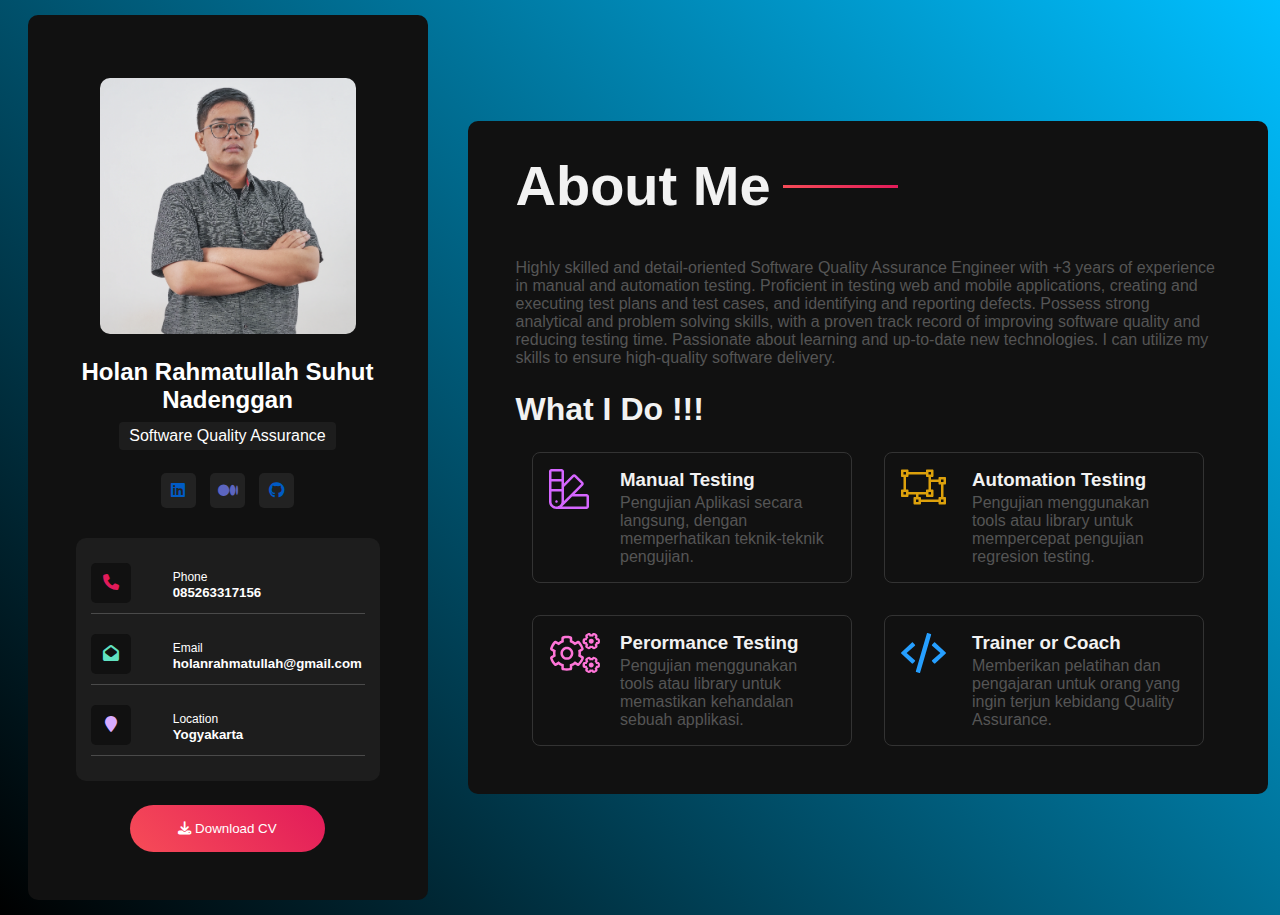
<file: index.html>
<!DOCTYPE html>
<html lang="en">
<head>
    <meta charset="UTF-8">
    <meta http-equiv="X-UA-Compatible" content="IE=edge">
    <meta name="viewport" content="width=device-width, initial-scale=1.0">
    <title>Personal Portfolio Website designing</title>
    <!---external css ---->
    <link rel="stylesheet" href="style.css">
    <!---font awesome cdn for font icons---->
    <link rel="stylesheet" href="https://cdnjs.cloudflare.com/ajax/libs/font-awesome/6.2.1/css/all.min.css">
</head>
<body>
   <div class="container">
       <div class="profile-card"> 
            <div class="profile-pic">
                <img src="images/lantest.webp" alt="user avatar">
            </div>

            <div class="profile-details">
                 <div class="intro">
                    <h2>Holan Rahmatullah Suhut Nadenggan</h2>
                    <h4>Software Quality Assurance</h4>
                    <div class="social">
                        <a href="https://www.linkedin.com/in/holan-rahmatullah-suhut-n-9597061b1/"  target="_blank"><i class="fab fa-linkedin"  style="color:var(--light-blue)"></i></a>
                        <a href="https://medium.com/@holanrahmatullah"  target="_blank"><i class="fab fa-medium" style="color:var(--blue)"></i></a>
                        <a href="https://github.com/holanrahmatullah" target="_blank"><i class="fab fa-github" style="color: var(--light-blue)"></i></a>


                    </div>
                 </div>

                 <div class="contact-info">
                    <div class="row">
                         <div class="icon">
                            <i class="fa fa-phone"  style="color:var(--dark-magenta)"></i>
                         </div>
                         <div class="content">
                            <span>Phone</span>
                            <h5>085263317156</h5>
                         </div>
                    </div>

                    <div class="row">
                        <div class="icon">
                           <i class="fa fa-envelope-open"  style="color:var(--light-green)"></i>
                        </div>
                        <div class="content">
                           <span>Email</span>
                           <h5>holanrahmatullah@gmail.com</h5>
                        </div>
                   </div>
    
                   <div class="row">
                    <div class="icon">
                       <i class="fa fa-map-marker"  style="color:var(--light-purple)"></i>
                    </div>
                    <div class="content">
                       <span>Location</span>
                       <h5>Yogyakarta</h5>
                    </div>
                 </div>

            </div>
            <button class="download-btn">
               <a href="HolanCV.pdf" download style="text-decoration: none; color: inherit;">
                   <i class="fa fa-download"></i> Download CV
               </a>
           </button>
            </div>
       </div>

       <!----about section ----->
       <div class="about">
           <h1>About Me</h1>

           <p> Highly skilled and detail-oriented Software Quality Assurance Engineer with +3 years of experience in manual and automation testing. Proficient in testing web and mobile applications, creating and executing test plans and test cases, and identifying and reporting defects. Possess strong analytical and problem solving skills, with a proven track record of improving software quality and reducing testing time. Passionate about learning and up-to-date new technologies. I can utilize my skills to ensure high-quality software delivery.
          </p>
          <h2>What I Do !!!</h2>
          <div class="work">
             <div class="workbox">
                 <div class="icon">
                    <img src="images/ui.svg" alt="">
                 </div>
                 <div class="desc">
                    <h3>Manual Testing</h3>
                    <p>Pengujian Aplikasi secara langsung, dengan memperhatikan teknik-teknik pengujian.</p>
                 </div>
             </div>

             <div class="workbox">
                <div class="icon">
                   <img src="images/app.svg" alt="">
                </div>
                <div class="desc">
                   <h3>Automation Testing</h3>
                   <p>Pengujian menggunakan tools atau library untuk mempercepat pengujian regresion testing.</p>
                </div>
            </div>

            <div class="workbox">
                <div class="icon">
                   <img src="images/api.svg" alt="">
                </div>
                <div class="desc">
                   <h3>Perormance Testing</h3>
                   <p>Pengujian menggunakan tools atau library untuk memastikan kehandalan sebuah applikasi.</p>
                </div>
            </div>

            <div class="workbox">
                <div class="icon">
                   <img src="images/web.svg" alt="">
                </div>
                <div class="desc">
                   <h3>Trainer or Coach</h3>
                   <p>Memberikan pelatihan dan pengajaran untuk orang yang ingin terjun kebidang Quality Assurance.</p>
                </div>
            </div>
          </div>
       </div>
   </div>
</body>
</html>
</file>
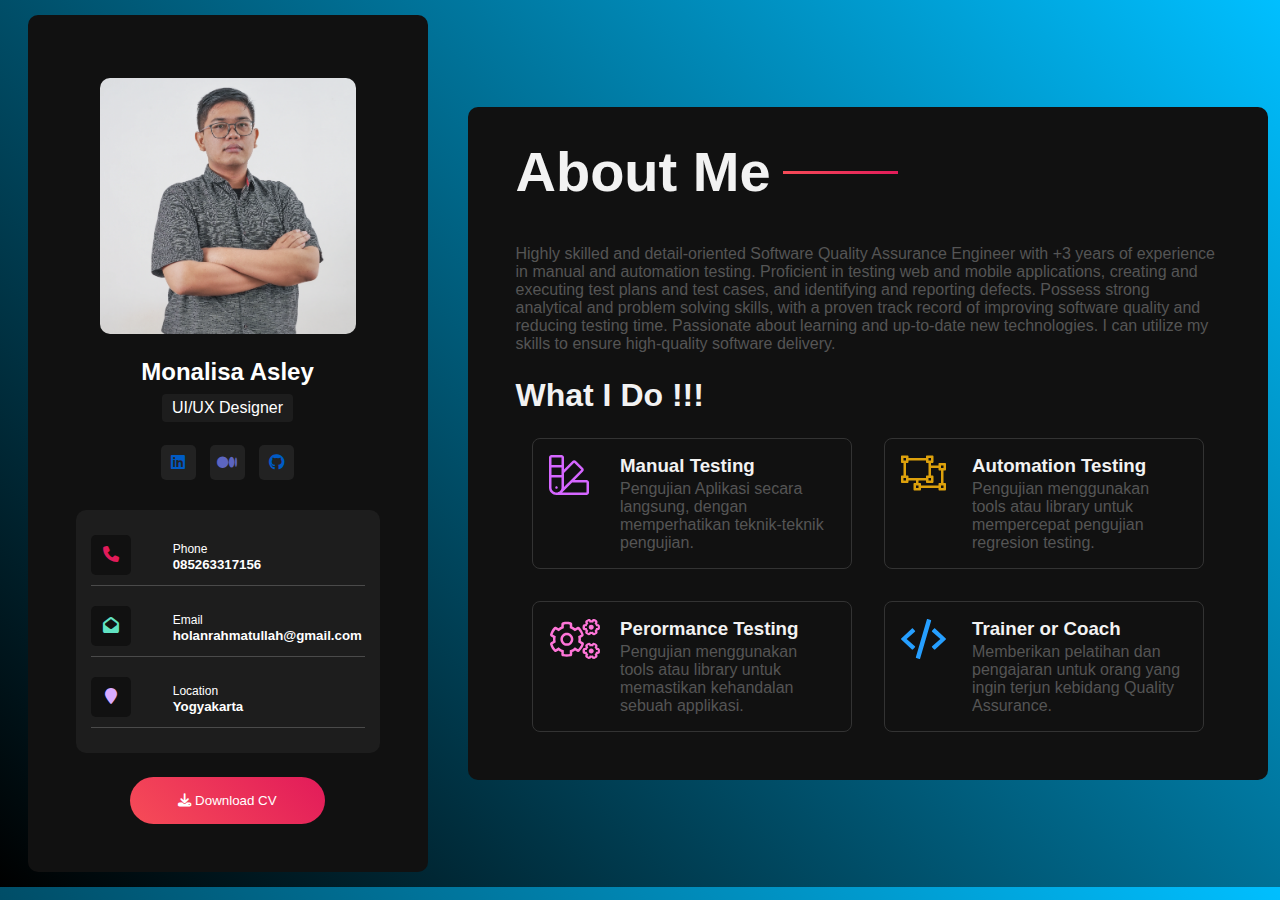
<file: Modern-Peronal-Profile/index.html>
<!DOCTYPE html>
<html lang="en">
<head>
    <meta charset="UTF-8">
    <meta http-equiv="X-UA-Compatible" content="IE=edge">
    <meta name="viewport" content="width=device-width, initial-scale=1.0">
    <title>Personal Portfolio Website designing</title>
    <!---external css ---->
    <link rel="stylesheet" href="style.css">
    <!---font awesome cdn for font icons---->
    <link rel="stylesheet" href="https://cdnjs.cloudflare.com/ajax/libs/font-awesome/6.2.1/css/all.min.css">
</head>
<body>
   <div class="container">
       <div class="profile-card"> 
            <div class="profile-pic">
                <img src="images/lantest.webp" alt="user avatar">
            </div>

            <div class="profile-details">
                 <div class="intro">
                    <h2>Monalisa Asley</h2>
                    <h4>UI/UX Designer</h4>
                    <div class="social">
                        <a href="https://www.linkedin.com/in/holan-rahmatullah-suhut-n-9597061b1/"  target="_blank"><i class="fab fa-linkedin"  style="color:var(--light-blue)"></i></a>
                        <a href="https://medium.com/@holanrahmatullah"  target="_blank"><i class="fab fa-medium" style="color:var(--blue)"></i></a>
                        <a href="https://github.com/holanrahmatullah" target="_blank"><i class="fab fa-github" style="color: var(--light-blue)"></i></a>


                    </div>
                 </div>

                 <div class="contact-info">
                    <div class="row">
                         <div class="icon">
                            <i class="fa fa-phone"  style="color:var(--dark-magenta)"></i>
                         </div>
                         <div class="content">
                            <span>Phone</span>
                            <h5>085263317156</h5>
                         </div>
                    </div>

                    <div class="row">
                        <div class="icon">
                           <i class="fa fa-envelope-open"  style="color:var(--light-green)"></i>
                        </div>
                        <div class="content">
                           <span>Email</span>
                           <h5>holanrahmatullah@gmail.com</h5>
                        </div>
                   </div>
    
                   <div class="row">
                    <div class="icon">
                       <i class="fa fa-map-marker"  style="color:var(--light-purple)"></i>
                    </div>
                    <div class="content">
                       <span>Location</span>
                       <h5>Yogyakarta</h5>
                    </div>
                 </div>

            </div>
            <button class="download-btn">
               <a href="/Users/HO71567/Documents/Zoom/test/HolanCV.pdf" download style="text-decoration: none; color: inherit;">
                   <i class="fa fa-download"></i> Download CV
               </a>
           </button>
            </div>
       </div>

       <!----about section ----->
       <div class="about">
           <h1>About Me</h1>

           <p> Highly skilled and detail-oriented Software Quality Assurance Engineer with +3 years of experience in manual and automation testing. Proficient in testing web and mobile applications, creating and executing test plans and test cases, and identifying and reporting defects. Possess strong analytical and problem solving skills, with a proven track record of improving software quality and reducing testing time. Passionate about learning and up-to-date new technologies. I can utilize my skills to ensure high-quality software delivery.
          </p>
          <h2>What I Do !!!</h2>
          <div class="work">
             <div class="workbox">
                 <div class="icon">
                    <img src="images/ui.svg" alt="">
                 </div>
                 <div class="desc">
                    <h3>Manual Testing</h3>
                    <p>Pengujian Aplikasi secara langsung, dengan memperhatikan teknik-teknik pengujian.</p>
                 </div>
             </div>

             <div class="workbox">
                <div class="icon">
                   <img src="images/app.svg" alt="">
                </div>
                <div class="desc">
                   <h3>Automation Testing</h3>
                   <p>Pengujian menggunakan tools atau library untuk mempercepat pengujian regresion testing.</p>
                </div>
            </div>

            <div class="workbox">
                <div class="icon">
                   <img src="images/api.svg" alt="">
                </div>
                <div class="desc">
                   <h3>Perormance Testing</h3>
                   <p>Pengujian menggunakan tools atau library untuk memastikan kehandalan sebuah applikasi.</p>
                </div>
            </div>

            <div class="workbox">
                <div class="icon">
                   <img src="images/web.svg" alt="">
                </div>
                <div class="desc">
                   <h3>Trainer or Coach</h3>
                   <p>Memberikan pelatihan dan pengajaran untuk orang yang ingin terjun kebidang Quality Assurance.</p>
                </div>
            </div>
          </div>
       </div>
   </div>
</body>
</html>
</file>
<file: style.css>
:root{
    --purple:#2F192E;
    --purple-light:#30192d;
    --dark-blue:#012677;
    --blue:#5c65c0;
    --skyblue :#00b4fc;
    --light-blue:#005bc5;
    --dark-pink:#f64c57;
    --dark-magenta:#e21b5a;
    --light-green:#61e2c2;
    --light-purple:#d9abff;
}
*{
    box-sizing: border-box;
    padding:0;
    margin:0;
    text-decoration: none;
    font-family: poppins,sans-serif;
}
body{
    background: linear-gradient(45deg, #000000, #00bfff);



}
.container{
    display: flex;
    justify-content: space-around;
    align-items: center;
    min-height: 100%;
    width: 100%;
    flex-wrap: wrap;
    position: relative;
}
.profile-card{
    background: #111;
    width:400px;
    padding: 3rem;
    border-radius: 10px;
    min-height: 400px;
    position: relative;
    color:#fff;
    margin: 15px;
    display: flex;
    justify-content: space-between;
    align-items: center;
    flex-direction: column;
}
.profile-card .profile-pic{
    margin-top: 15px;
    overflow: hidden;
}
.profile-card .profile-pic img{
    border-radius: 10px;
    max-width: 256px;  /* Menambahkan batas maksimal lebar 256px */
    max-height: 256px; /* Menambahkan batas maksimal tinggi 256px */
    width: auto;       /* Agar gambar mempertahankan proporsi */
    height: auto;  
}
.profile-card .profile-details{
    display: flex;
    flex-direction: column;
    justify-content: flex-start;
    align-items: center;
    width:100%;
}
.profile-details .intro{
    display: flex;
    justify-content: center;
    align-items: center;
    flex-direction: column;
}
.profile-details .intro h2{
    margin-top: 20px;
    text-align: center;
}
.profile-details .intro h4{
    background: #1d1d1d;
    font-weight: 400;
    border-radius: 4px;
    padding: 5px 10px;
    margin: 8px;
}
.profile-details .intro .social{
    margin-top: 10px;
    margin-bottom: 25px;
}
.profile-details .intro .social i{
    color:#ddd;
    font-size: 16px;
    background-color:#222;
    margin: 5px;
    height: 35px;
    width:35px;
    line-height: 35px;
    text-align: center;
    border-radius: 5px;
    transition: 0.5s;
}
.profile-details .intro .social i:hover{
    transform: scale(1.2);
    border:1px solid rgba(255,255,255,0.3);
}
.profile-details .contact-info{
    background-color: #1d1d1d;
    padding: 15px;
    border-radius: 10px;
    width: 100%;
}
.profile-details .contact-info .row{
    display: flex;
    justify-content: space-between;
    align-items: center;
    border-bottom: 1px solid rgba(255,255,255,0.2);
    padding: 10px 0;
    margin-bottom: 10px;
}
.contact-info .row .icon{
    height: 40px;
    width: 40px;
    line-height: 40px;
    border-radius: 5px;
    background-color: #111;
    text-align: center;
    color:#fff;
    transition: 0.5s;
}
.row .icon:hover{
    transform:scale(1.2);
    border:1px solid rgba(255,255,255,0.1);
}
.row .content{
    min-width: 70%;
}
.row .content span{
    font-size: 12px;
}
.download-btn{
    background: linear-gradient(45deg, #f64c57,#e21b5a);
    color:#fff;
    padding: 1rem 3rem;
    border-radius: 30px;
    margin-top: 1.5rem;
    border:none;
}
/*****about section ****/
.about{
    background-color: #111;
    max-width: 800px;
    padding: 2rem 3rem;
    border-radius: 10px;
}
.about h1{
    color:#f2f2f2;
    margin-bottom: 1.1rem;
    position: relative;
    display: inline-block;
    font-size: 3.5rem;
}
.about h1::after{
    position: absolute;
    content: "";
    top:50%;
    right:-50%;
    width:45%;
    height: 3px;
    background: linear-gradient(45deg, #f64c57,#e21b5a);
}
.about h2{
    color:#f2f2f2;
    font-size: 2rem;
    margin:0.5rem 0;
}
.about p{
    color:#555;
    margin:1.5rem 0;
}
.about .work{
    display: grid;
    grid-template-columns: 1fr 1fr;
    grid-template-rows: auto;
}
.work .workbox{
    display: flex;
    justify-content: space-between;
    border-radius:8px;
    border:1px solid #333;
    padding: 1rem;
    margin:1rem;

}
.work .workbox .desc{
    width:75%;
    color:#555;
}
.work .workbox .desc h3{
    color:#f2f2f2;
    margin-bottom: 3px;
}
.work .workbox .desc p{
    margin:0px;
}
/***Responsive Design ***/
@media(max-width:768px)
{
    .about{
        width: 1005;
        max-width: 400px;
        padding:1rem;
        margin:1rem;

    }
    .about h1{
        font-size: 2.2rem;
    }
    .about .work{
        grid-template-columns: repeat(1,1fr);
        grid-template-rows: repeat(4,auto);
    }
}
</file>
<file: Modern-Peronal-Profile/style.css>
:root{
    --purple:#2F192E;
    --purple-light:#30192d;
    --dark-blue:#012677;
    --blue:#5c65c0;
    --skyblue :#00b4fc;
    --light-blue:#005bc5;
    --dark-pink:#f64c57;
    --dark-magenta:#e21b5a;
    --light-green:#61e2c2;
    --light-purple:#d9abff;
}
*{
    box-sizing: border-box;
    padding:0;
    margin:0;
    text-decoration: none;
    font-family: poppins,sans-serif;
}
body{
    background: linear-gradient(45deg, #000000, #00bfff);



}
.container{
    display: flex;
    justify-content: space-around;
    align-items: center;
    min-height: 100%;
    width: 100%;
    flex-wrap: wrap;
    position: relative;
}
.profile-card{
    background: #111;
    width:400px;
    padding: 3rem;
    border-radius: 10px;
    min-height: 400px;
    position: relative;
    color:#fff;
    margin: 15px;
    display: flex;
    justify-content: space-between;
    align-items: center;
    flex-direction: column;
}
.profile-card .profile-pic{
    margin-top: 15px;
    overflow: hidden;
}
.profile-card .profile-pic img{
    border-radius: 10px;
    max-width: 256px;  /* Menambahkan batas maksimal lebar 256px */
    max-height: 256px; /* Menambahkan batas maksimal tinggi 256px */
    width: auto;       /* Agar gambar mempertahankan proporsi */
    height: auto;  
}
.profile-card .profile-details{
    display: flex;
    flex-direction: column;
    justify-content: flex-start;
    align-items: center;
    width:100%;
}
.profile-details .intro{
    display: flex;
    justify-content: center;
    align-items: center;
    flex-direction: column;
}
.profile-details .intro h2{
    margin-top: 20px;
}
.profile-details .intro h4{
    background: #1d1d1d;
    font-weight: 400;
    border-radius: 4px;
    padding: 5px 10px;
    margin: 8px;
}
.profile-details .intro .social{
    margin-top: 10px;
    margin-bottom: 25px;
}
.profile-details .intro .social i{
    color:#ddd;
    font-size: 16px;
    background-color:#222;
    margin: 5px;
    height: 35px;
    width:35px;
    line-height: 35px;
    text-align: center;
    border-radius: 5px;
    transition: 0.5s;
}
.profile-details .intro .social i:hover{
    transform: scale(1.2);
    border:1px solid rgba(255,255,255,0.3);
}
.profile-details .contact-info{
    background-color: #1d1d1d;
    padding: 15px;
    border-radius: 10px;
    width: 100%;
}
.profile-details .contact-info .row{
    display: flex;
    justify-content: space-between;
    align-items: center;
    border-bottom: 1px solid rgba(255,255,255,0.2);
    padding: 10px 0;
    margin-bottom: 10px;
}
.contact-info .row .icon{
    height: 40px;
    width: 40px;
    line-height: 40px;
    border-radius: 5px;
    background-color: #111;
    text-align: center;
    color:#fff;
    transition: 0.5s;
}
.row .icon:hover{
    transform:scale(1.2);
    border:1px solid rgba(255,255,255,0.1);
}
.row .content{
    min-width: 70%;
}
.row .content span{
    font-size: 12px;
}
.download-btn{
    background: linear-gradient(45deg, #f64c57,#e21b5a);
    color:#fff;
    padding: 1rem 3rem;
    border-radius: 30px;
    margin-top: 1.5rem;
    border:none;
}
/*****about section ****/
.about{
    background-color: #111;
    max-width: 800px;
    padding: 2rem 3rem;
    border-radius: 10px;
}
.about h1{
    color:#f2f2f2;
    margin-bottom: 1.1rem;
    position: relative;
    display: inline-block;
    font-size: 3.5rem;
}
.about h1::after{
    position: absolute;
    content: "";
    top:50%;
    right:-50%;
    width:45%;
    height: 3px;
    background: linear-gradient(45deg, #f64c57,#e21b5a);
}
.about h2{
    color:#f2f2f2;
    font-size: 2rem;
    margin:0.5rem 0;
}
.about p{
    color:#555;
    margin:1.5rem 0;
}
.about .work{
    display: grid;
    grid-template-columns: 1fr 1fr;
    grid-template-rows: auto;
}
.work .workbox{
    display: flex;
    justify-content: space-between;
    border-radius:8px;
    border:1px solid #333;
    padding: 1rem;
    margin:1rem;

}
.work .workbox .desc{
    width:75%;
    color:#555;
}
.work .workbox .desc h3{
    color:#f2f2f2;
    margin-bottom: 3px;
}
.work .workbox .desc p{
    margin:0px;
}
/***Responsive Design ***/
@media(max-width:768px)
{
    .about{
        width: 1005;
        max-width: 400px;
        padding:1rem;
        margin:1rem;

    }
    .about h1{
        font-size: 2.2rem;
    }
    .about .work{
        grid-template-columns: repeat(1,1fr);
        grid-template-rows: repeat(4,auto);
    }
}
</file>
